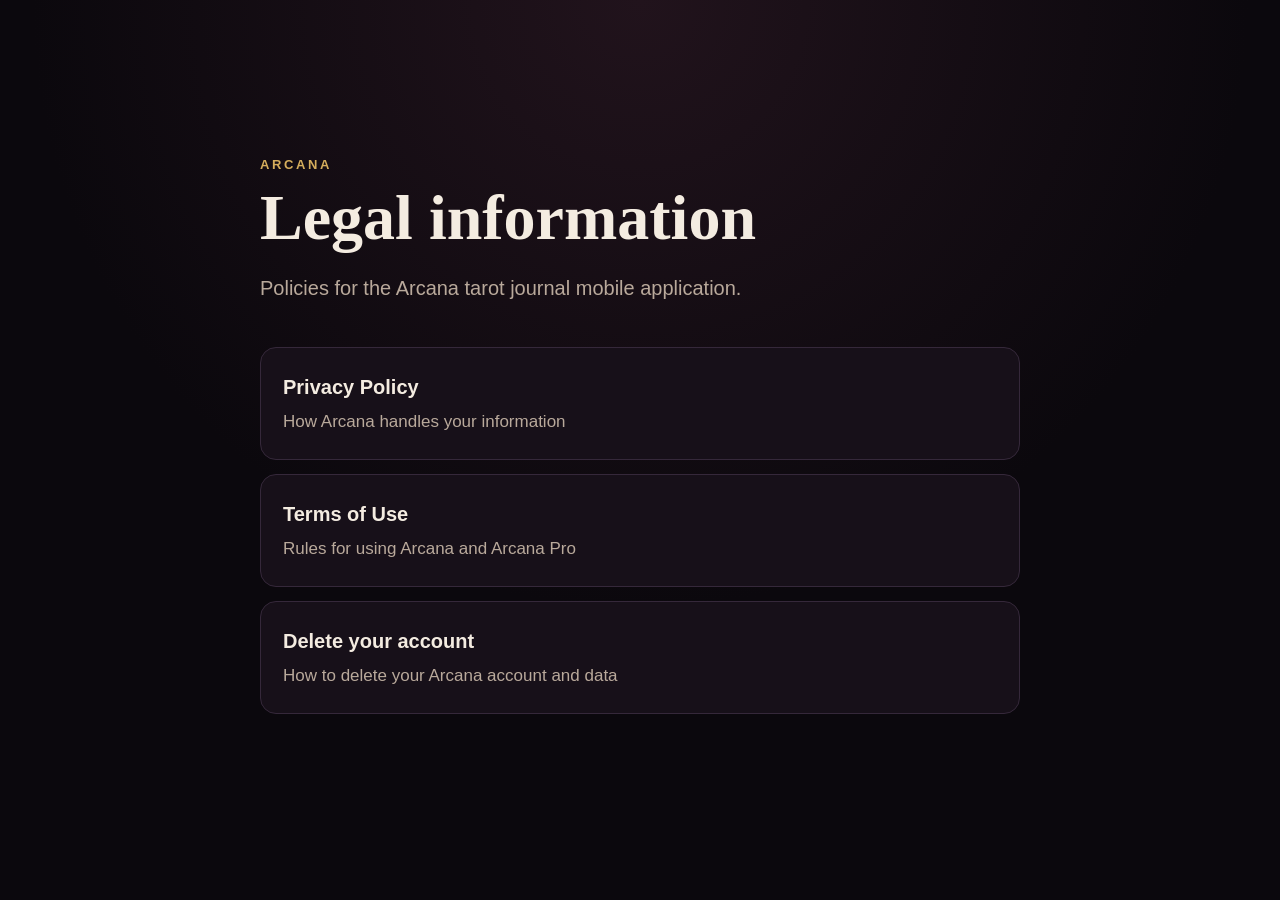
<file: index.html>
<!doctype html>
<html lang="en">
<head>
  <meta charset="utf-8">
  <meta name="viewport" content="width=device-width, initial-scale=1">
  <meta name="robots" content="index,follow">
  <title>Arcana — Legal</title>
  <link rel="stylesheet" href="styles.css">
</head>
<body>
  <main class="shell compact">
    <p class="eyebrow">ARCANA</p>
    <h1>Legal information</h1>
    <p class="lede">Policies for the Arcana tarot journal mobile application.</p>
    <nav class="cards" aria-label="Legal documents">
      <a class="card" href="privacy.html">
        <strong>Privacy Policy</strong>
        <span>How Arcana handles your information</span>
      </a>
      <a class="card" href="terms.html">
        <strong>Terms of Use</strong>
        <span>Rules for using Arcana and Arcana Pro</span>
      </a>
      <a class="card" href="delete-account.html">
        <strong>Delete your account</strong>
        <span>How to delete your Arcana account and data</span>
      </a>
    </nav>
  </main>
</body>
</html>
</file>
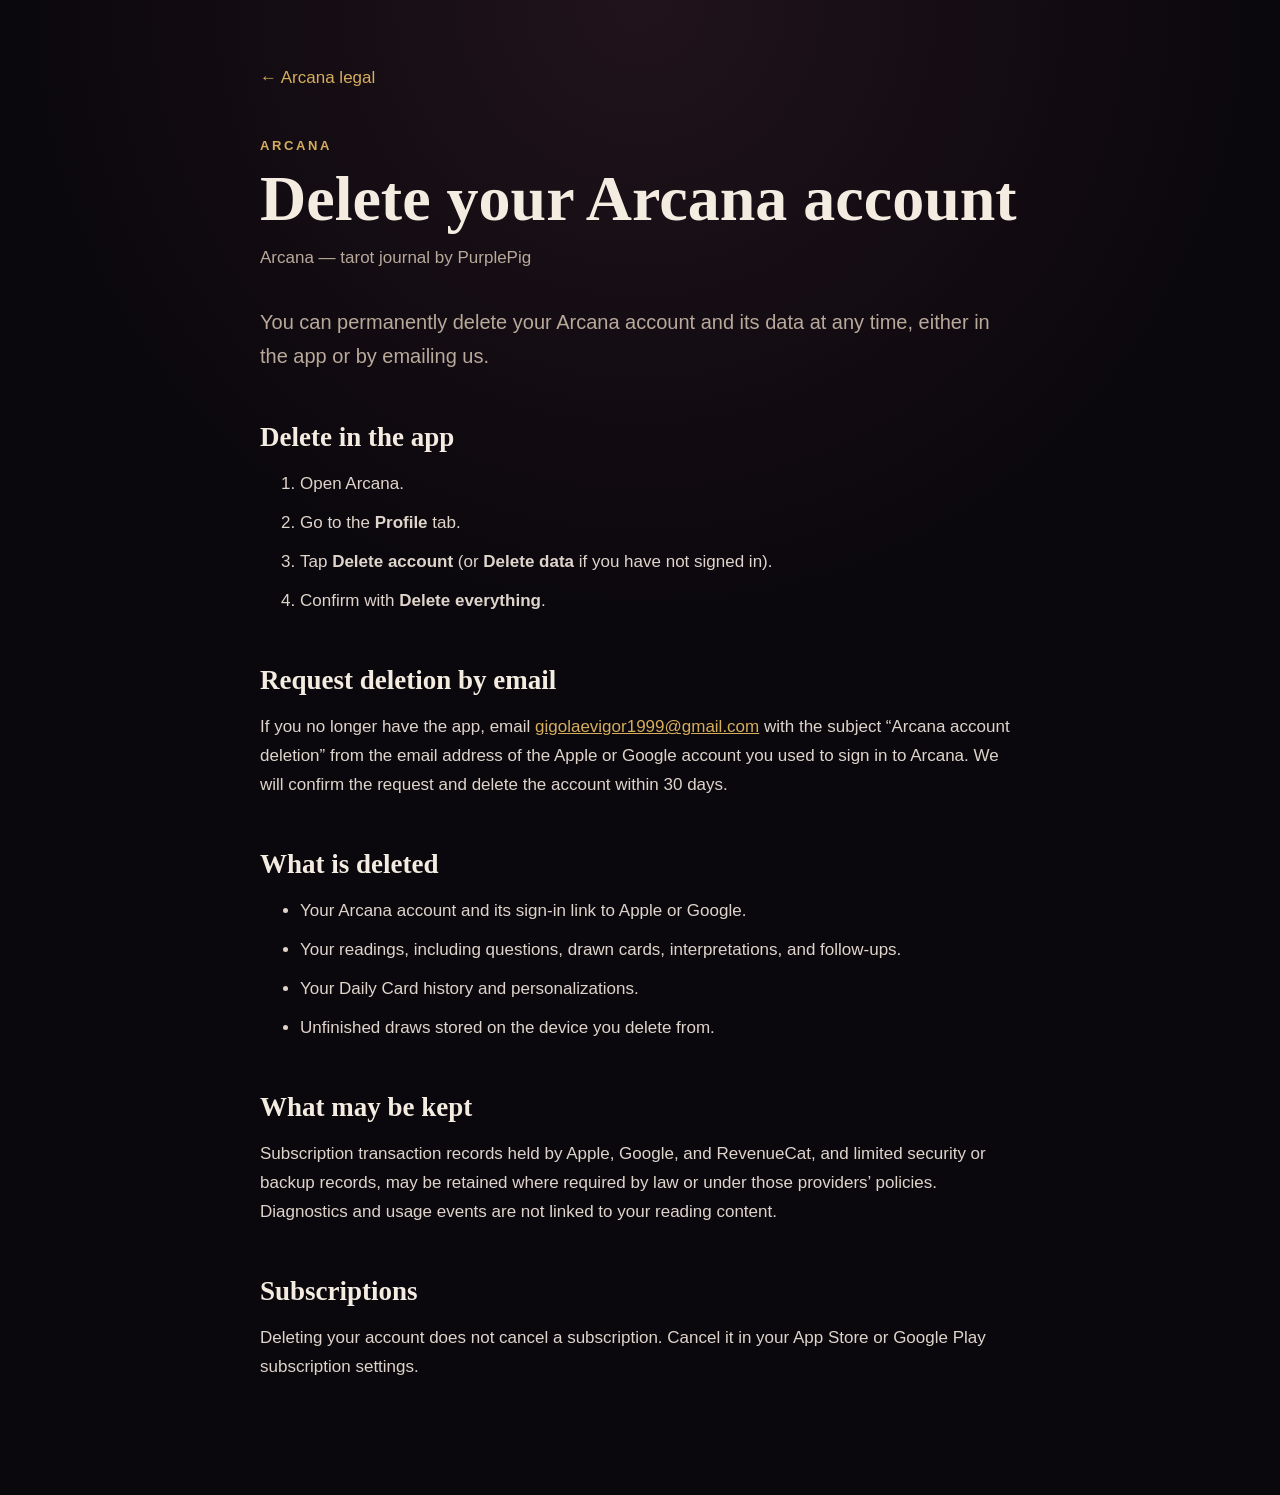
<file: delete-account.html>
<!doctype html>
<html lang="en">
<head>
  <meta charset="utf-8">
  <meta name="viewport" content="width=device-width, initial-scale=1">
  <meta name="robots" content="index,follow">
  <title>Delete Your Account — Arcana</title>
  <link rel="stylesheet" href="styles.css">
</head>
<body>
<main class="shell">
  <a class="back" href="index.html">← Arcana legal</a>
  <p class="eyebrow">ARCANA</p>
  <h1>Delete your Arcana account</h1>
  <p class="meta">Arcana — tarot journal by PurplePig</p>

  <p class="lede">You can permanently delete your Arcana account and its data at any time, either in the app or by emailing us.</p>

  <h2>Delete in the app</h2>
  <ol>
    <li>Open Arcana.</li>
    <li>Go to the <strong>Profile</strong> tab.</li>
    <li>Tap <strong>Delete account</strong> (or <strong>Delete data</strong> if you have not signed in).</li>
    <li>Confirm with <strong>Delete everything</strong>.</li>
  </ol>

  <h2>Request deletion by email</h2>
  <p>If you no longer have the app, email <a href="mailto:gigolaevigor1999@gmail.com?subject=Arcana%20account%20deletion">gigolaevigor1999@gmail.com</a> with the subject “Arcana account deletion” from the email address of the Apple or Google account you used to sign in to Arcana. We will confirm the request and delete the account within 30 days.</p>

  <h2>What is deleted</h2>
  <ul>
    <li>Your Arcana account and its sign-in link to Apple or Google.</li>
    <li>Your readings, including questions, drawn cards, interpretations, and follow-ups.</li>
    <li>Your Daily Card history and personalizations.</li>
    <li>Unfinished draws stored on the device you delete from.</li>
  </ul>

  <h2>What may be kept</h2>
  <p>Subscription transaction records held by Apple, Google, and RevenueCat, and limited security or backup records, may be retained where required by law or under those providers’ policies. Diagnostics and usage events are not linked to your reading content.</p>

  <h2>Subscriptions</h2>
  <p>Deleting your account does not cancel a subscription. Cancel it in your App Store or Google Play subscription settings.</p>
</main>
</body>
</html>
</file>
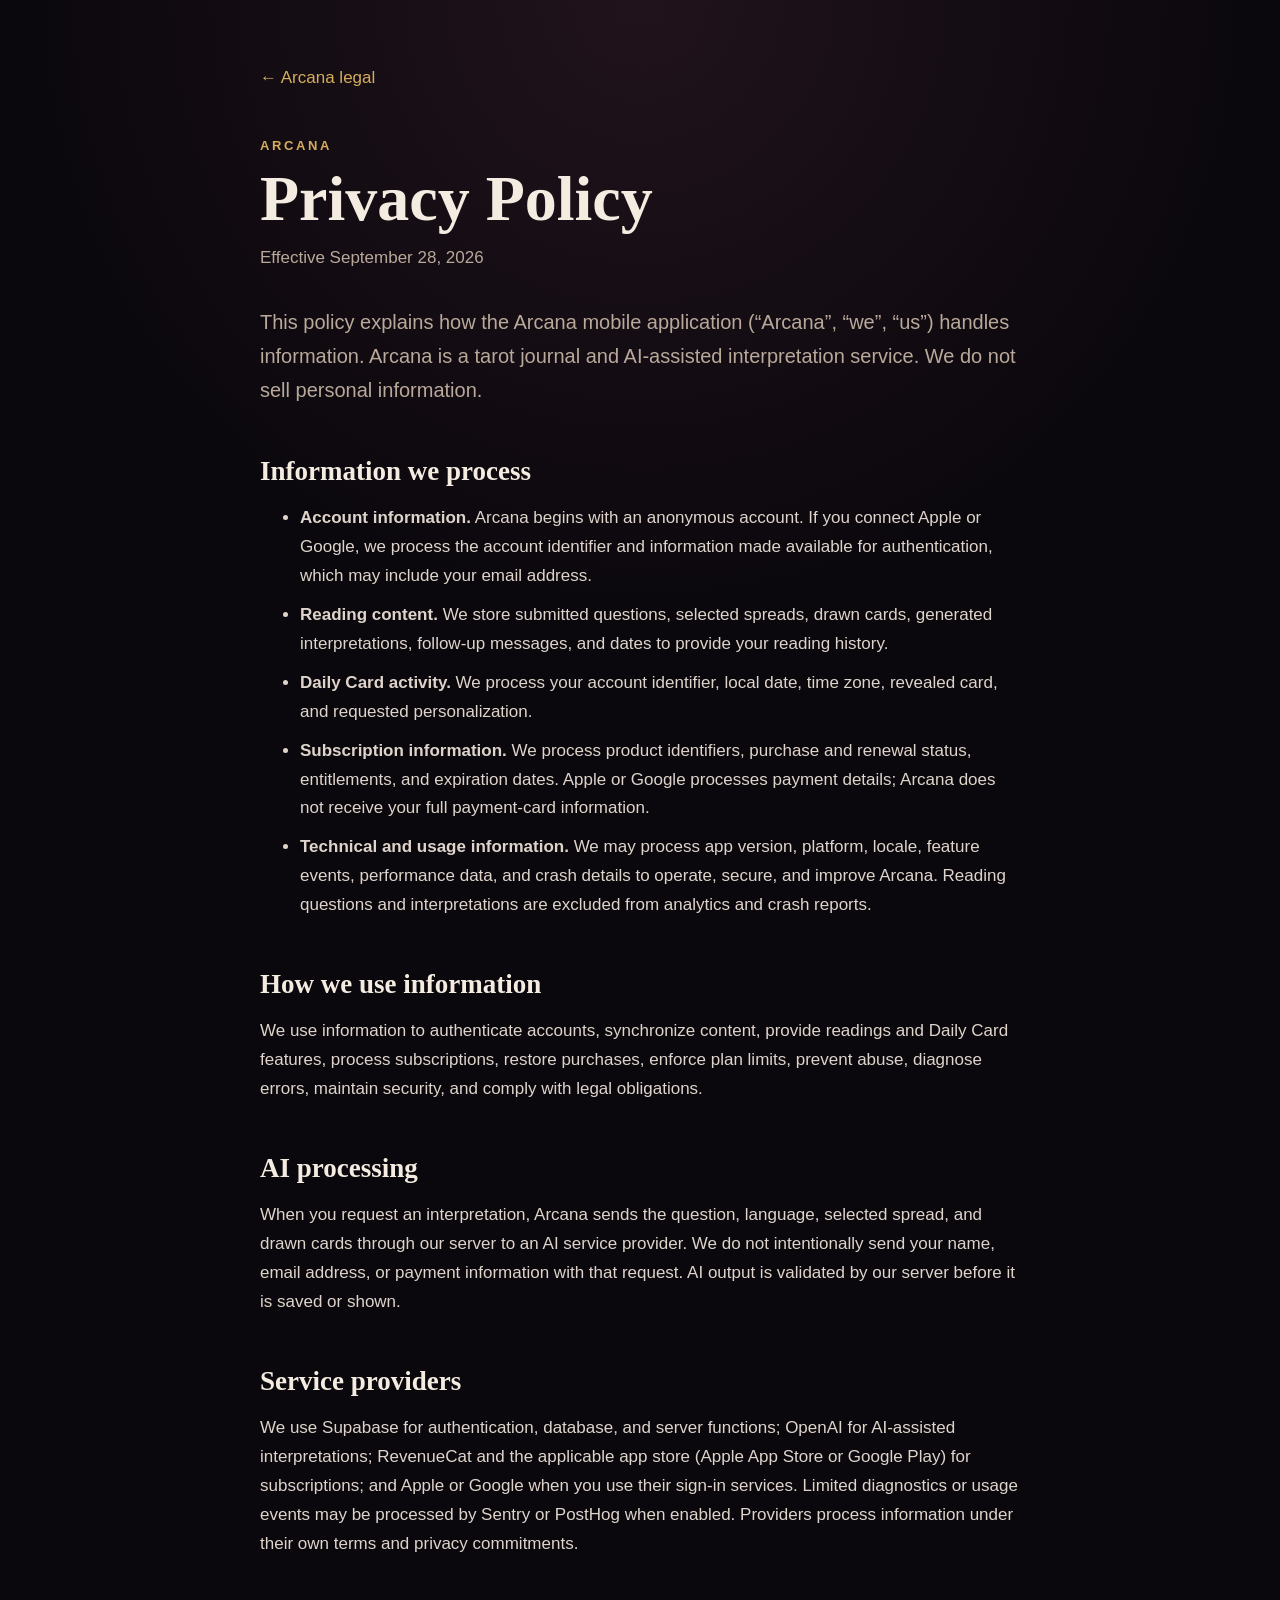
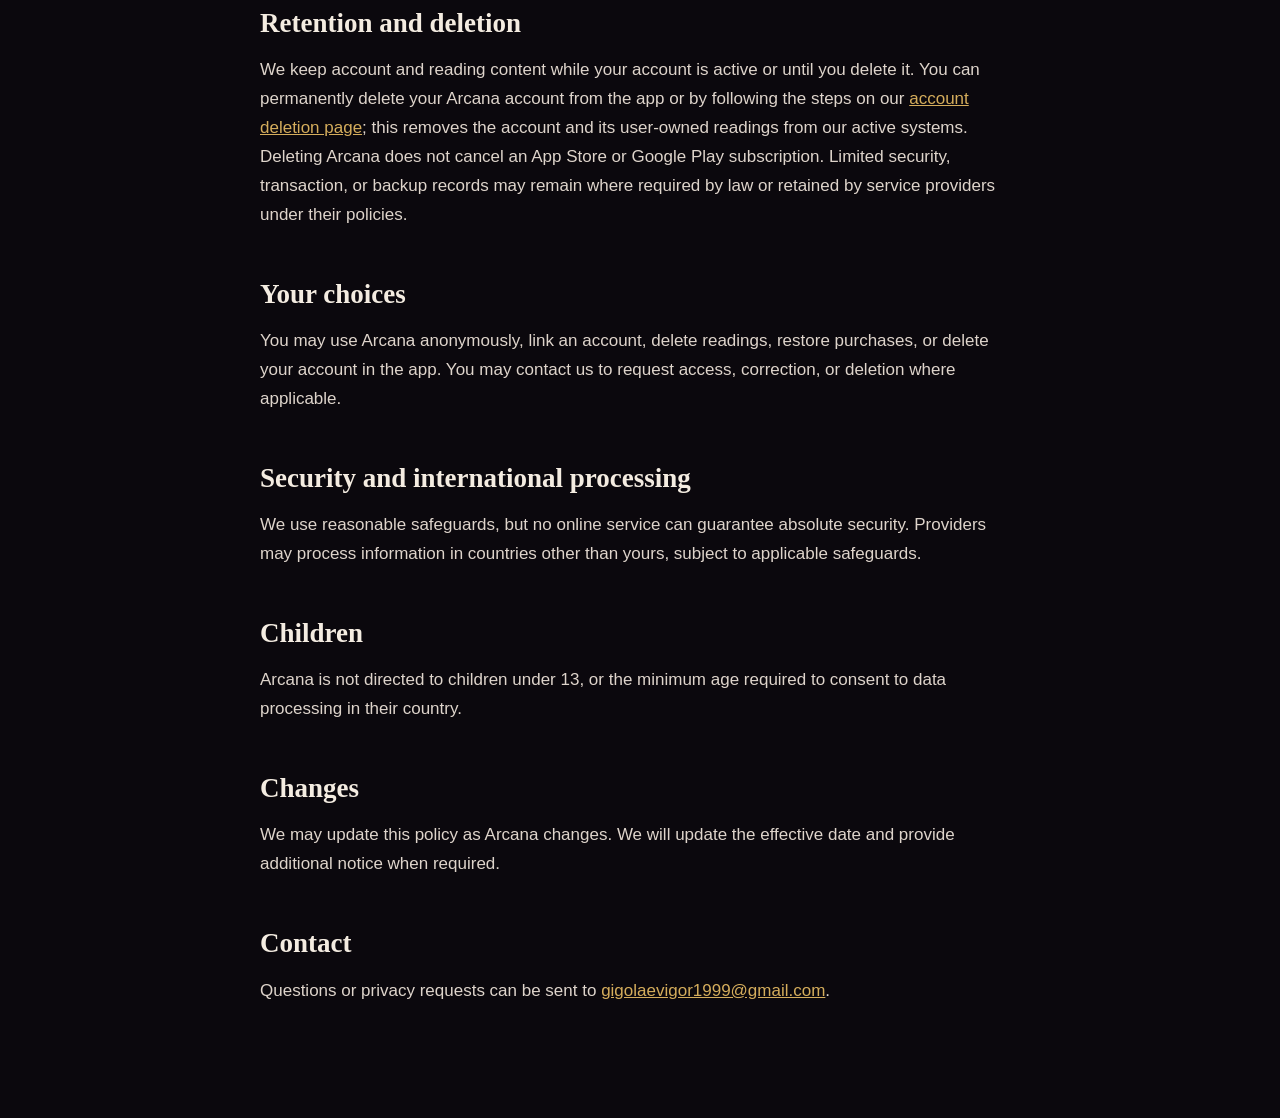
<file: privacy.html>
<!doctype html>
<html lang="en">
<head>
  <meta charset="utf-8">
  <meta name="viewport" content="width=device-width, initial-scale=1">
  <meta name="robots" content="index,follow">
  <title>Privacy Policy — Arcana</title>
  <link rel="stylesheet" href="styles.css">
</head>
<body>
<main class="shell">
  <a class="back" href="index.html">← Arcana legal</a>
  <p class="eyebrow">ARCANA</p>
  <h1>Privacy Policy</h1>
  <p class="meta">Effective September 28, 2026</p>

  <p class="lede">This policy explains how the Arcana mobile application (“Arcana”, “we”, “us”) handles information. Arcana is a tarot journal and AI-assisted interpretation service. We do not sell personal information.</p>

  <h2>Information we process</h2>
  <ul>
    <li><strong>Account information.</strong> Arcana begins with an anonymous account. If you connect Apple or Google, we process the account identifier and information made available for authentication, which may include your email address.</li>
    <li><strong>Reading content.</strong> We store submitted questions, selected spreads, drawn cards, generated interpretations, follow-up messages, and dates to provide your reading history.</li>
    <li><strong>Daily Card activity.</strong> We process your account identifier, local date, time zone, revealed card, and requested personalization.</li>
    <li><strong>Subscription information.</strong> We process product identifiers, purchase and renewal status, entitlements, and expiration dates. Apple or Google processes payment details; Arcana does not receive your full payment-card information.</li>
    <li><strong>Technical and usage information.</strong> We may process app version, platform, locale, feature events, performance data, and crash details to operate, secure, and improve Arcana. Reading questions and interpretations are excluded from analytics and crash reports.</li>
  </ul>

  <h2>How we use information</h2>
  <p>We use information to authenticate accounts, synchronize content, provide readings and Daily Card features, process subscriptions, restore purchases, enforce plan limits, prevent abuse, diagnose errors, maintain security, and comply with legal obligations.</p>

  <h2>AI processing</h2>
  <p>When you request an interpretation, Arcana sends the question, language, selected spread, and drawn cards through our server to an AI service provider. We do not intentionally send your name, email address, or payment information with that request. AI output is validated by our server before it is saved or shown.</p>

  <h2>Service providers</h2>
  <p>We use Supabase for authentication, database, and server functions; OpenAI for AI-assisted interpretations; RevenueCat and the applicable app store (Apple App Store or Google Play) for subscriptions; and Apple or Google when you use their sign-in services. Limited diagnostics or usage events may be processed by Sentry or PostHog when enabled. Providers process information under their own terms and privacy commitments.</p>

  <h2>Retention and deletion</h2>
  <p>We keep account and reading content while your account is active or until you delete it. You can permanently delete your Arcana account from the app or by following the steps on our <a href="delete-account.html">account deletion page</a>; this removes the account and its user-owned readings from our active systems. Deleting Arcana does not cancel an App Store or Google Play subscription. Limited security, transaction, or backup records may remain where required by law or retained by service providers under their policies.</p>

  <h2>Your choices</h2>
  <p>You may use Arcana anonymously, link an account, delete readings, restore purchases, or delete your account in the app. You may contact us to request access, correction, or deletion where applicable.</p>

  <h2>Security and international processing</h2>
  <p>We use reasonable safeguards, but no online service can guarantee absolute security. Providers may process information in countries other than yours, subject to applicable safeguards.</p>

  <h2>Children</h2>
  <p>Arcana is not directed to children under 13, or the minimum age required to consent to data processing in their country.</p>

  <h2>Changes</h2>
  <p>We may update this policy as Arcana changes. We will update the effective date and provide additional notice when required.</p>

  <h2>Contact</h2>
  <p>Questions or privacy requests can be sent to <a href="mailto:gigolaevigor1999@gmail.com">gigolaevigor1999@gmail.com</a>.</p>
</main>
</body>
</html>
</file>
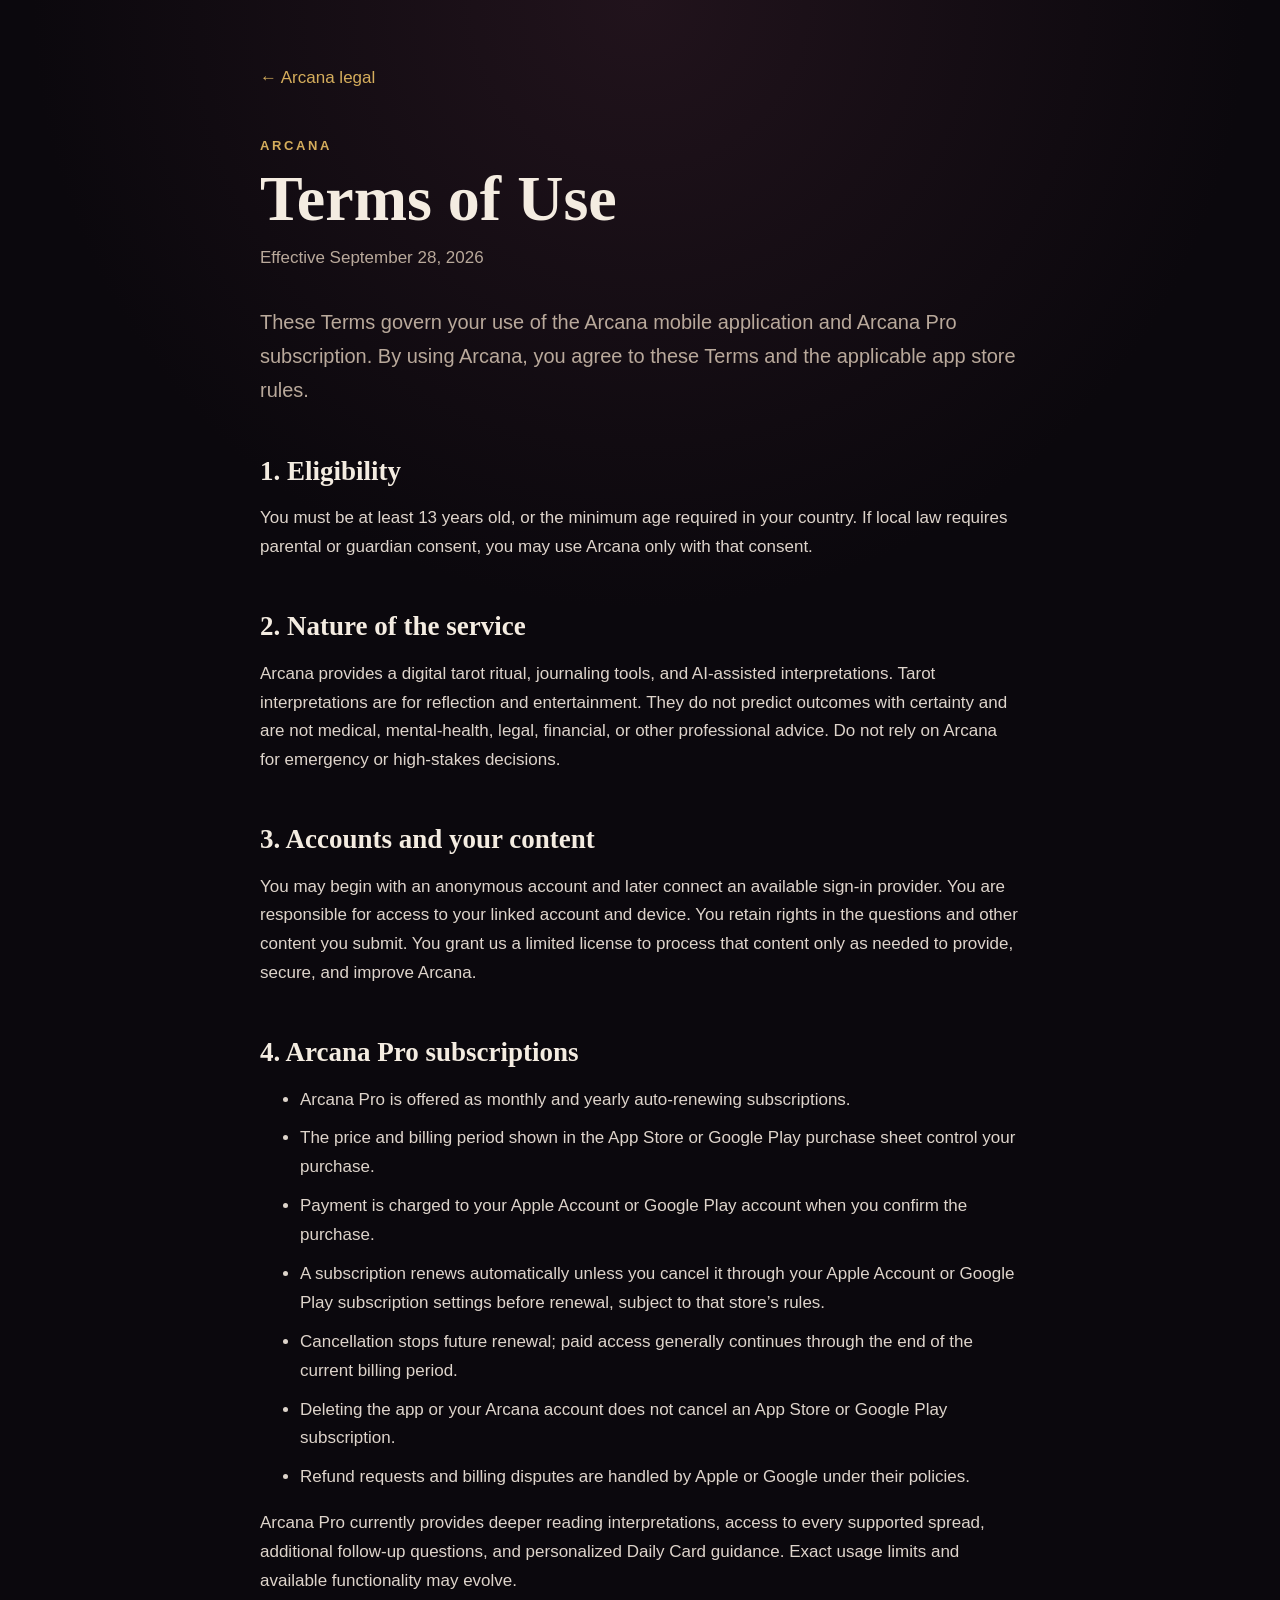
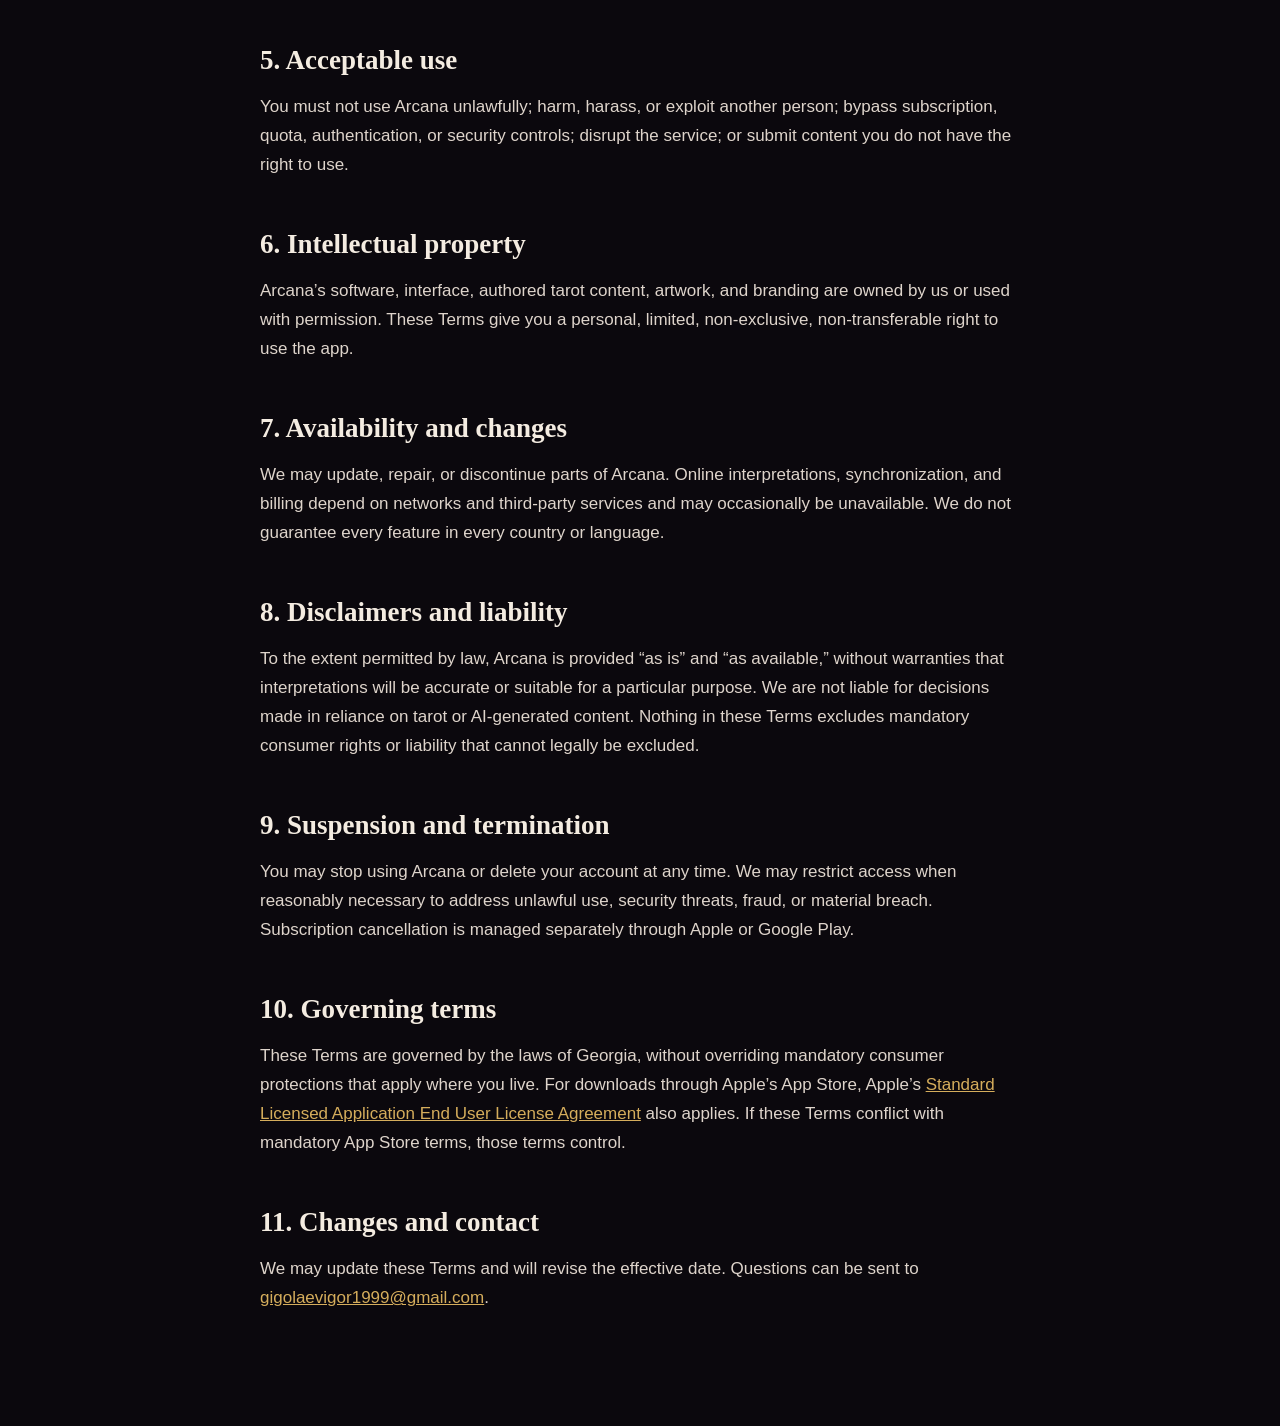
<file: terms.html>
<!doctype html>
<html lang="en">
<head>
  <meta charset="utf-8">
  <meta name="viewport" content="width=device-width, initial-scale=1">
  <meta name="robots" content="index,follow">
  <title>Terms of Use — Arcana</title>
  <link rel="stylesheet" href="styles.css">
</head>
<body>
<main class="shell">
  <a class="back" href="index.html">← Arcana legal</a>
  <p class="eyebrow">ARCANA</p>
  <h1>Terms of Use</h1>
  <p class="meta">Effective September 28, 2026</p>

  <p class="lede">These Terms govern your use of the Arcana mobile application and Arcana Pro subscription. By using Arcana, you agree to these Terms and the applicable app store rules.</p>

  <h2>1. Eligibility</h2>
  <p>You must be at least 13 years old, or the minimum age required in your country. If local law requires parental or guardian consent, you may use Arcana only with that consent.</p>

  <h2>2. Nature of the service</h2>
  <p>Arcana provides a digital tarot ritual, journaling tools, and AI-assisted interpretations. Tarot interpretations are for reflection and entertainment. They do not predict outcomes with certainty and are not medical, mental-health, legal, financial, or other professional advice. Do not rely on Arcana for emergency or high-stakes decisions.</p>

  <h2>3. Accounts and your content</h2>
  <p>You may begin with an anonymous account and later connect an available sign-in provider. You are responsible for access to your linked account and device. You retain rights in the questions and other content you submit. You grant us a limited license to process that content only as needed to provide, secure, and improve Arcana.</p>

  <h2>4. Arcana Pro subscriptions</h2>
  <ul>
    <li>Arcana Pro is offered as monthly and yearly auto-renewing subscriptions.</li>
    <li>The price and billing period shown in the App Store or Google Play purchase sheet control your purchase.</li>
    <li>Payment is charged to your Apple Account or Google Play account when you confirm the purchase.</li>
    <li>A subscription renews automatically unless you cancel it through your Apple Account or Google Play subscription settings before renewal, subject to that store’s rules.</li>
    <li>Cancellation stops future renewal; paid access generally continues through the end of the current billing period.</li>
    <li>Deleting the app or your Arcana account does not cancel an App Store or Google Play subscription.</li>
    <li>Refund requests and billing disputes are handled by Apple or Google under their policies.</li>
  </ul>
  <p>Arcana Pro currently provides deeper reading interpretations, access to every supported spread, additional follow-up questions, and personalized Daily Card guidance. Exact usage limits and available functionality may evolve.</p>

  <h2>5. Acceptable use</h2>
  <p>You must not use Arcana unlawfully; harm, harass, or exploit another person; bypass subscription, quota, authentication, or security controls; disrupt the service; or submit content you do not have the right to use.</p>

  <h2>6. Intellectual property</h2>
  <p>Arcana’s software, interface, authored tarot content, artwork, and branding are owned by us or used with permission. These Terms give you a personal, limited, non-exclusive, non-transferable right to use the app.</p>

  <h2>7. Availability and changes</h2>
  <p>We may update, repair, or discontinue parts of Arcana. Online interpretations, synchronization, and billing depend on networks and third-party services and may occasionally be unavailable. We do not guarantee every feature in every country or language.</p>

  <h2>8. Disclaimers and liability</h2>
  <p>To the extent permitted by law, Arcana is provided “as is” and “as available,” without warranties that interpretations will be accurate or suitable for a particular purpose. We are not liable for decisions made in reliance on tarot or AI-generated content. Nothing in these Terms excludes mandatory consumer rights or liability that cannot legally be excluded.</p>

  <h2>9. Suspension and termination</h2>
  <p>You may stop using Arcana or delete your account at any time. We may restrict access when reasonably necessary to address unlawful use, security threats, fraud, or material breach. Subscription cancellation is managed separately through Apple or Google Play.</p>

  <h2>10. Governing terms</h2>
  <p>These Terms are governed by the laws of Georgia, without overriding mandatory consumer protections that apply where you live. For downloads through Apple’s App Store, Apple’s <a href="https://www.apple.com/legal/internet-services/itunes/dev/stdeula/">Standard Licensed Application End User License Agreement</a> also applies. If these Terms conflict with mandatory App Store terms, those terms control.</p>

  <h2>11. Changes and contact</h2>
  <p>We may update these Terms and will revise the effective date. Questions can be sent to <a href="mailto:gigolaevigor1999@gmail.com">gigolaevigor1999@gmail.com</a>.</p>
</main>
</body>
</html>
</file>
<file: styles.css>
:root {
  color-scheme: dark;
  --bg: #0b080d;
  --surface: #171019;
  --text: #f4ece1;
  --muted: #b9a99b;
  --gold: #d5ad5c;
  --line: #35283a;
}

* { box-sizing: border-box; }

body {
  margin: 0;
  background: radial-gradient(circle at top, #21131c 0, var(--bg) 38rem);
  color: var(--text);
  font: 17px/1.7 -apple-system, BlinkMacSystemFont, "Segoe UI", sans-serif;
}

.shell {
  width: min(760px, calc(100% - 40px));
  margin: 0 auto;
  padding: 64px 0 96px;
}

.compact { min-height: 100vh; display: grid; align-content: center; }
.eyebrow { margin: 0 0 8px; color: var(--gold); font-size: 13px; font-weight: 700; letter-spacing: .2em; }
h1 { margin: 0; font: 700 clamp(38px, 8vw, 64px)/1.05 Georgia, serif; }
h2 { margin: 48px 0 10px; font: 700 27px/1.2 Georgia, serif; }
p, li { color: #ded4cb; }
.lede { margin: 20px 0 42px; color: var(--muted); font-size: 20px; }
.meta { margin: 12px 0 32px; color: var(--muted); }
a { color: var(--gold); }
.back { display: inline-block; margin-bottom: 42px; text-decoration: none; }
.cards { display: grid; gap: 14px; }
.card { display: grid; gap: 4px; padding: 22px; border: 1px solid var(--line); border-radius: 16px; background: var(--surface); text-decoration: none; }
.card strong { color: var(--text); font-size: 20px; }
.card span { color: var(--muted); }
li + li { margin-top: 10px; }

@media (max-width: 520px) {
  body { font-size: 16px; }
  .shell { width: min(100% - 28px, 760px); padding-top: 36px; }
}
</file>
